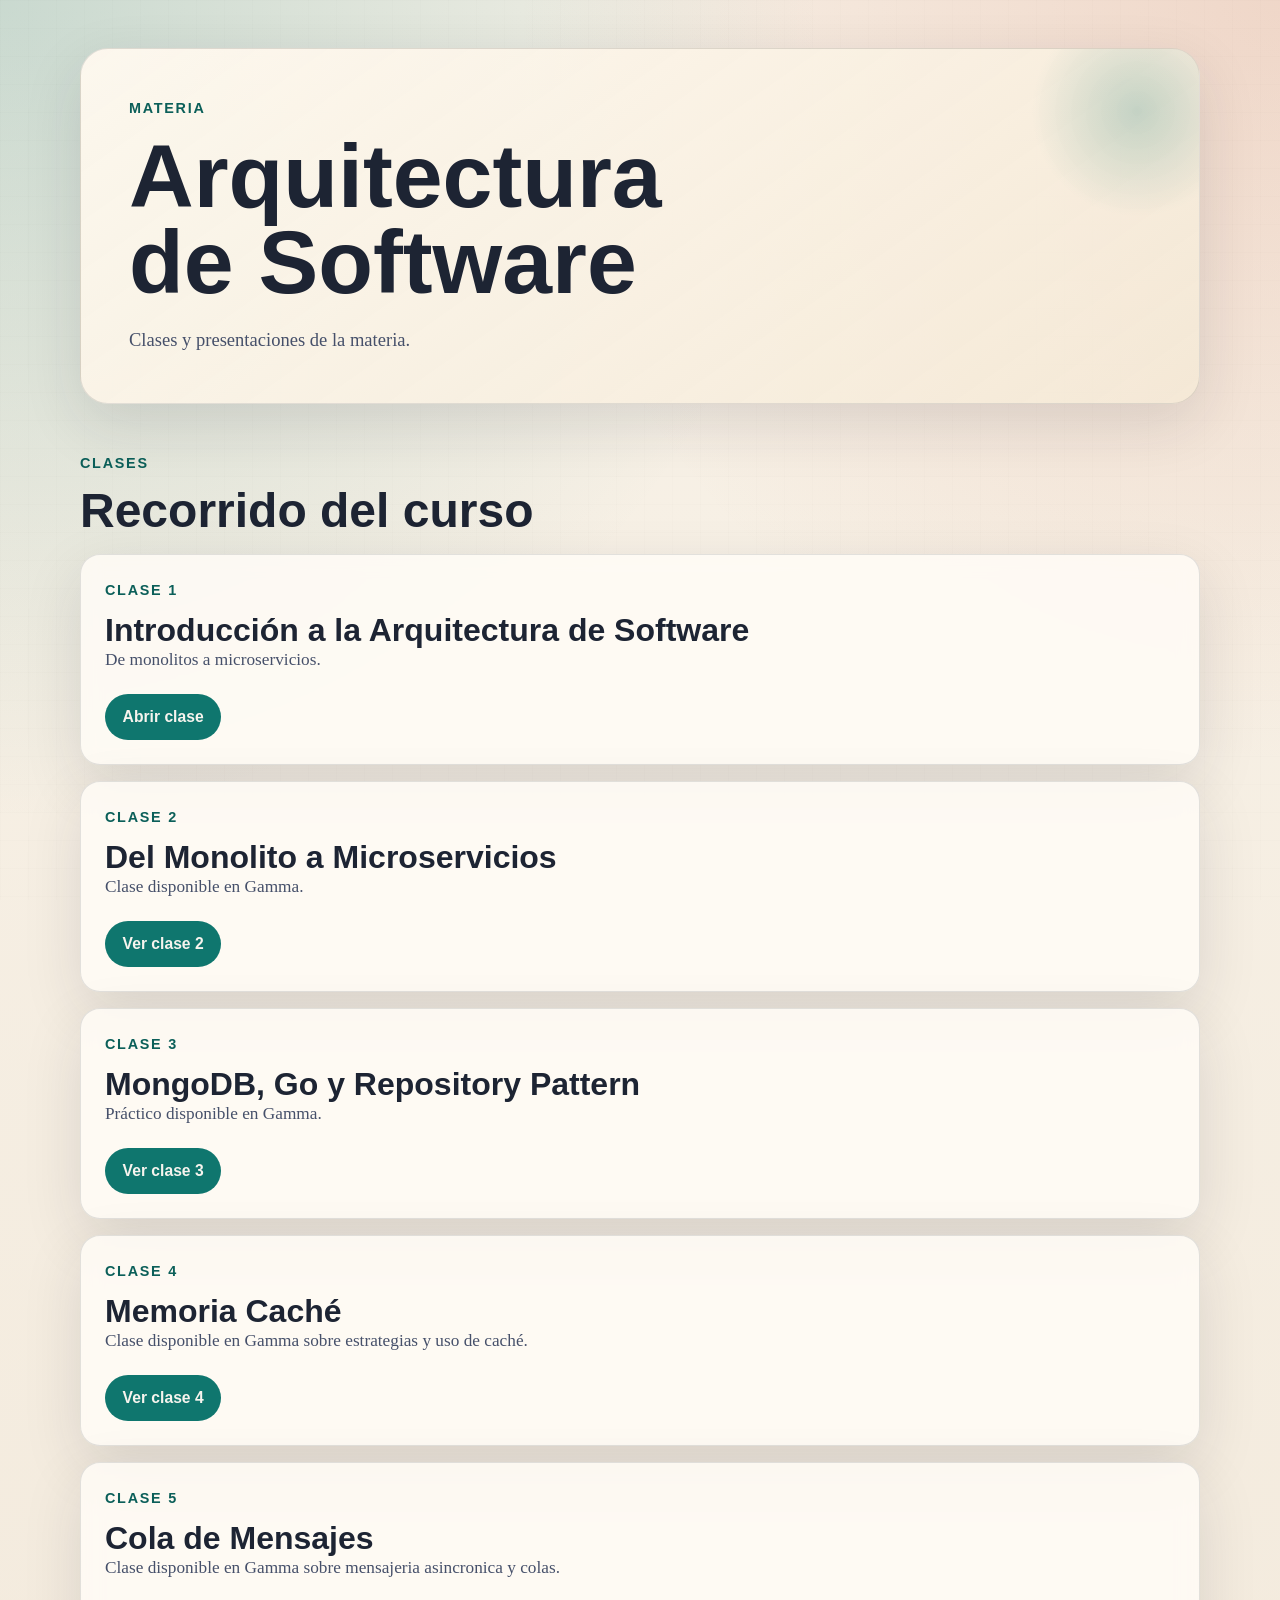
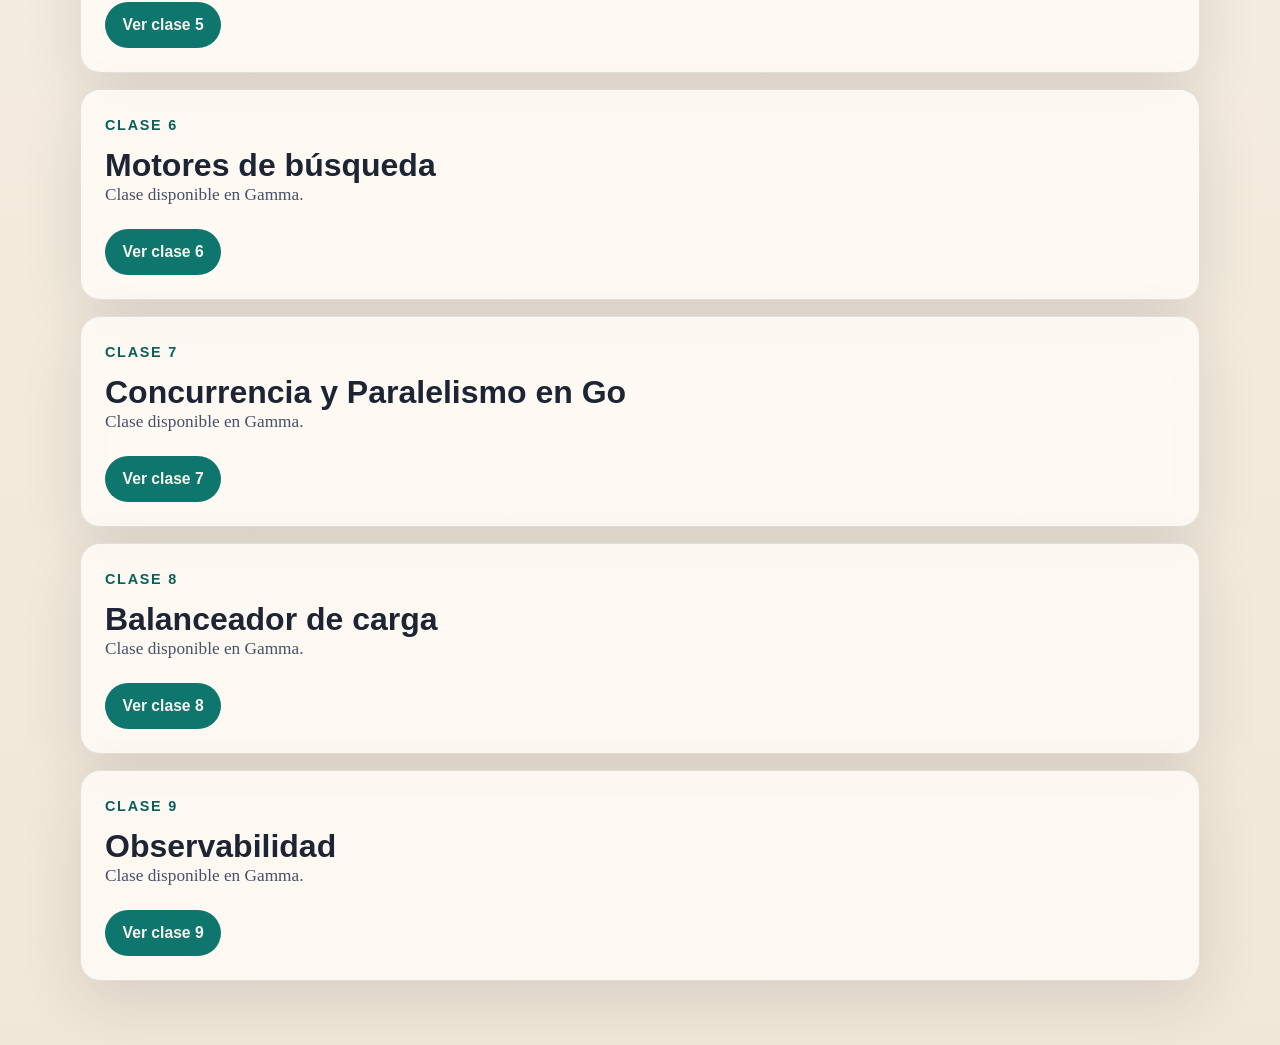
<file: site/index.html>
<!DOCTYPE html>
<html lang="es">
  <head>
    <meta charset="UTF-8" />
    <meta name="viewport" content="width=device-width, initial-scale=1.0" />
    <title>Arquitectura de Software</title>
    <meta
      name="description"
      content="Clases y presentaciones de la materia Arquitectura de Software."
    />
    <link rel="stylesheet" href="./assets/styles.css" />
  </head>
  <body>
    <div class="page-shell">
      <header class="hero">
        <p class="eyebrow">Materia</p>
        <h1>Arquitectura de Software</h1>
        <p class="hero-copy">
          Clases y presentaciones de la materia.
        </p>
      </header>

      <main>
        <section class="section-header">
          <p class="eyebrow">Clases</p>
          <h2>Recorrido del curso</h2>
        </section>

        <section class="class-grid">
          <article class="class-card">
            <p class="class-kicker">Clase 1</p>
            <h3>Introducción a la Arquitectura de Software</h3>
            <p>
              De monolitos a microservicios.
            </p>
            <div class="card-actions">
              <a class="button button-primary" href="./clases/clase-1/"
                >Abrir clase</a
              >
            </div>
          </article>

          <article class="class-card">
            <p class="class-kicker">Clase 2</p>
            <h3>Del Monolito a Microservicios</h3>
            <p>
              Clase disponible en Gamma.
            </p>
            <div class="card-actions">
              <a
                class="button button-primary"
                href="https://gamma.app/docs/ze9o33ssqtzl7go"
                >Ver clase 2</a
              >
            </div>
          </article>

          <article class="class-card">
            <p class="class-kicker">Clase 3</p>
            <h3>MongoDB, Go y Repository Pattern</h3>
            <p>
              Práctico disponible en Gamma.
            </p>
            <div class="card-actions">
              <a
                class="button button-primary"
                href="https://gamma.app/docs/Practico-Clase-2-MongoDB-Go-y-el-Repository-Pattern-kosl9yt5a3g0bj7"
                >Ver clase 3</a
              >
            </div>
          </article>

          <article class="class-card">
            <p class="class-kicker">Clase 4</p>
            <h3>Memoria Caché</h3>
            <p>
              Clase disponible en Gamma sobre estrategias y uso de caché.
            </p>
            <div class="card-actions">
              <a
                class="button button-primary"
                href="https://gamma.app/docs/Clase-4-7ie9v0w9t4b086s"
                >Ver clase 4</a
              >
            </div>
          </article>

          <article class="class-card">
            <p class="class-kicker">Clase 5</p>
            <h3>Cola de Mensajes</h3>
            <p>
              Clase disponible en Gamma sobre mensajeria asincronica y colas.
            </p>
            <div class="card-actions">
              <a
                class="button button-primary"
                href="https://gamma.app/docs/ARQUITECTURA-DE-SOFTWARE-7nocmj88ugvokb7"
                >Ver clase 5</a
              >
            </div>
          </article>

          <article class="class-card">
            <p class="class-kicker">Clase 6</p>
            <h3>Motores de búsqueda</h3>
            <p>
              Clase disponible en Gamma.
            </p>
            <div class="card-actions">
              <a
                class="button button-primary"
                href="https://gamma.app/docs/ARQUITECTURA-DE-SOFTWARE-uf13ahw2hg3az7u"
                >Ver clase 6</a
              >
            </div>
          </article>
          <article class="class-card">
            <p class="class-kicker">Clase 7</p>
            <h3>Concurrencia y Paralelismo en Go</h3>
            <p>
              Clase disponible en Gamma.
            </p>
            <div class="card-actions">
              <a
                class="button button-primary"
                href="https://gamma.app/docs/Concurrencia-y-Paralelismo-en-Go-Clase-7-iui4z8x5tnhwddl"
                >Ver clase 7</a
              >
            </div>
          </article>
          <article class="class-card">
            <p class="class-kicker">Clase 8</p>
            <h3>Balanceador de carga</h3>
            <p>
              Clase disponible en Gamma.
            </p>
            <div class="card-actions">
              <a
                class="button button-primary"
                href="https://gamma.app/docs/Clase-7-Balanceador-de-carga-dbad6lh940wv0ps"
                >Ver clase 8</a
              >
            </div>
          </article>
          <article class="class-card">
            <p class="class-kicker">Clase 9</p>
            <h3>Observabilidad</h3>
            <p>
              Clase disponible en Gamma.
            </p>
            <div class="card-actions">
              <a
                class="button button-primary"
                href="https://gamma.app/docs/Observabilidad-eoxx8dc7lpca6h8"
                >Ver clase 9</a
              >
            </div>
          </article>
        </section>
      </main>
    </div>
  </body>
</html>
</file>
<file: site/assets/styles.css>
:root {
  --bg: #f5efe4;
  --bg-strong: #eadfcb;
  --surface: rgba(255, 252, 246, 0.86);
  --surface-strong: #fff9ef;
  --ink: #1d2433;
  --ink-soft: #46506a;
  --line: rgba(29, 36, 51, 0.12);
  --accent: #0f766e;
  --accent-strong: #0b5f59;
  --accent-warm: #c75b39;
  --shadow: 0 20px 60px rgba(29, 36, 51, 0.12);
  --radius-lg: 28px;
  --radius-md: 20px;
  --radius-sm: 14px;
  --max-width: 1120px;
  --font-display: "Avenir Next", "Segoe UI", sans-serif;
  --font-body: "Iowan Old Style", "Palatino Linotype", serif;
}

* {
  box-sizing: border-box;
}

html {
  scroll-behavior: smooth;
}

body {
  margin: 0;
  min-height: 100vh;
  color: var(--ink);
  background:
    radial-gradient(circle at top left, rgba(15, 118, 110, 0.2), transparent 28%),
    radial-gradient(circle at top right, rgba(199, 91, 57, 0.18), transparent 26%),
    linear-gradient(180deg, #f8f2e8 0%, #f1e7d8 100%);
  font-family: var(--font-body);
}

body::before {
  content: "";
  position: fixed;
  inset: 0;
  pointer-events: none;
  opacity: 0.35;
  background-image:
    linear-gradient(rgba(29, 36, 51, 0.03) 1px, transparent 1px),
    linear-gradient(90deg, rgba(29, 36, 51, 0.03) 1px, transparent 1px);
  background-size: 28px 28px;
}

a {
  color: inherit;
}

.page-shell {
  width: min(calc(100% - 2rem), var(--max-width));
  margin: 0 auto;
  padding: 2rem 0 4rem;
}

.page-shell-narrow {
  width: min(calc(100% - 2rem), 980px);
}

.hero {
  position: relative;
  overflow: hidden;
  margin-top: 1rem;
  padding: 3rem;
  border: 1px solid var(--line);
  border-radius: var(--radius-lg);
  background: linear-gradient(
    145deg,
    rgba(255, 249, 239, 0.94),
    rgba(244, 233, 214, 0.85)
  );
  box-shadow: var(--shadow);
}

.hero::after {
  content: "";
  position: absolute;
  right: -3rem;
  top: -3rem;
  width: 220px;
  height: 220px;
  border-radius: 50%;
  background: radial-gradient(circle, rgba(15, 118, 110, 0.22), transparent 68%);
}

.hero-small {
  padding-top: 2.5rem;
}

.eyebrow,
.class-kicker,
.panel-label {
  margin: 0 0 0.75rem;
  color: var(--accent-strong);
  font-family: var(--font-display);
  font-size: 0.9rem;
  font-weight: 700;
  letter-spacing: 0.12em;
  text-transform: uppercase;
}

h1,
h2,
h3 {
  margin: 0;
  font-family: var(--font-display);
  line-height: 0.96;
}

h1 {
  max-width: 12ch;
  font-size: clamp(2.8rem, 7vw, 5.8rem);
}

h2 {
  font-size: clamp(1.8rem, 4vw, 3rem);
}

h3 {
  font-size: clamp(1.4rem, 3vw, 2rem);
}

p {
  margin: 0;
  color: var(--ink-soft);
  font-size: 1.08rem;
  line-height: 1.65;
}

.hero-copy {
  max-width: 58ch;
  margin-top: 1.25rem;
  font-size: 1.16rem;
}

.section-header {
  margin: 3rem 0 1.25rem;
}

.class-grid {
  display: grid;
  grid-template-columns: 1fr;
  gap: 1rem;
}

.class-card,
.panel,
.embed-frame {
  border: 1px solid var(--line);
  border-radius: var(--radius-md);
  background: var(--surface);
  box-shadow: var(--shadow);
  backdrop-filter: blur(10px);
}

.class-card {
  padding: 1.5rem;
}

.class-card-featured,
.class-card-muted {
  background:
    linear-gradient(135deg, rgba(15, 118, 110, 0.08), transparent 55%),
    var(--surface-strong);
}

.class-card p + .card-actions,
.panel p + .card-actions {
  margin-top: 1.25rem;
}

.card-actions {
  display: flex;
  flex-wrap: wrap;
  gap: 0.75rem;
  margin-top: 1.5rem;
}

.button {
  display: inline-flex;
  align-items: center;
  justify-content: center;
  min-height: 46px;
  padding: 0.8rem 1.1rem;
  border-radius: 999px;
  font-family: var(--font-display);
  font-size: 0.98rem;
  font-weight: 700;
  text-decoration: none;
  transition:
    transform 180ms ease,
    background-color 180ms ease,
    border-color 180ms ease;
}

.button:hover {
  transform: translateY(-1px);
}

.button-primary {
  color: #f7f4ee;
  background: var(--accent);
}

.button-primary:hover {
  background: var(--accent-strong);
}

.button-secondary {
  border: 1px solid rgba(29, 36, 51, 0.16);
  background: rgba(255, 255, 255, 0.7);
}

.panel {
  padding: 1.5rem;
}

.panel-accent {
  display: flex;
  flex-wrap: wrap;
  align-items: end;
  justify-content: space-between;
  gap: 1rem;
  background:
    linear-gradient(135deg, rgba(199, 91, 57, 0.08), transparent 48%),
    var(--surface-strong);
}

.stack-lg {
  display: grid;
  gap: 1.25rem;
}

.back-link {
  display: inline-block;
  margin-bottom: 1rem;
  font-family: var(--font-display);
  font-size: 0.95rem;
  font-weight: 700;
  text-decoration: none;
}

.embed-frame {
  position: relative;
  overflow: hidden;
  min-height: 75vh;
  background: #f2ebde;
}

.embed-frame iframe {
  width: 100%;
  min-height: 75vh;
  border: 0;
}

.embed-fallback {
  position: absolute;
  inset: 0;
  display: grid;
  place-content: center;
  gap: 1rem;
  padding: 1.5rem;
  text-align: center;
  background:
    linear-gradient(180deg, rgba(245, 239, 228, 0.96), rgba(234, 223, 203, 0.98));
}

@media (max-width: 840px) {
  .hero {
    padding: 2rem;
  }

  .panel-accent {
    align-items: start;
  }

  .embed-frame,
  .embed-frame iframe {
    min-height: 60vh;
  }
}
</file>
